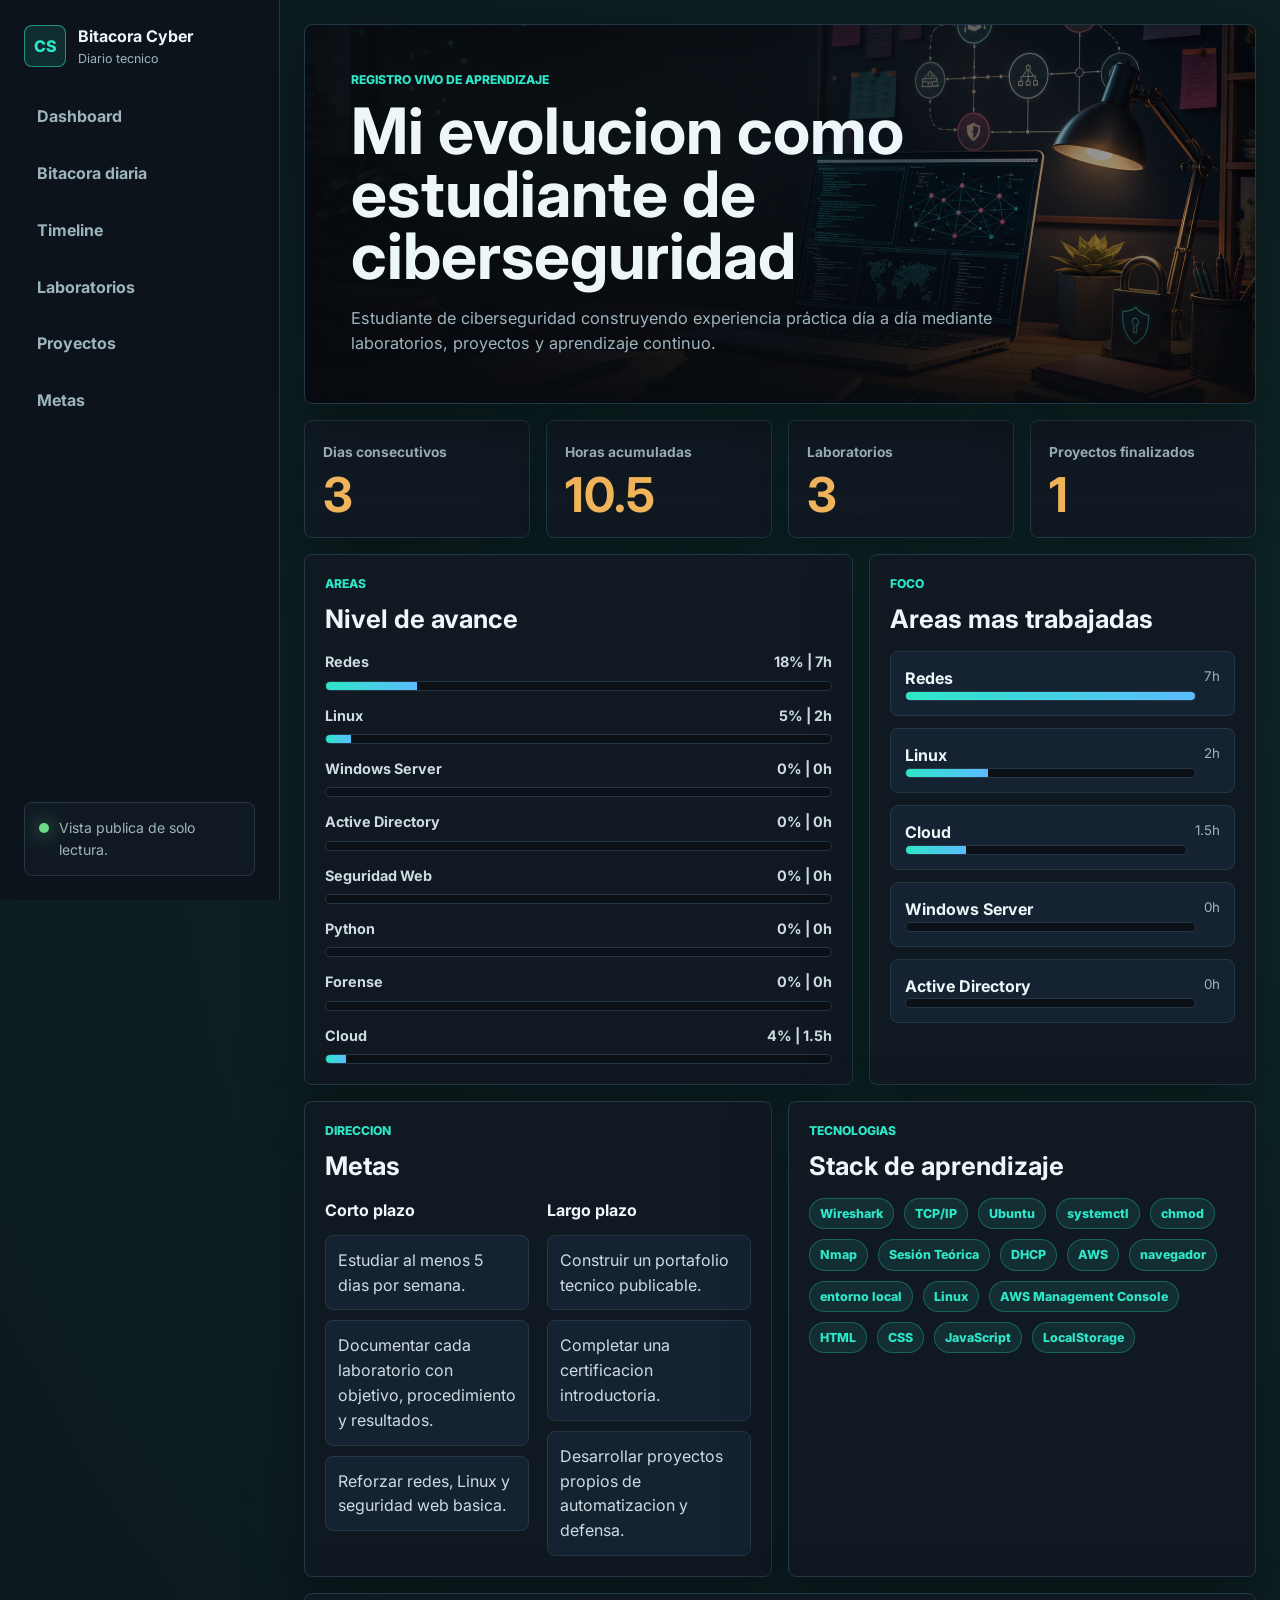
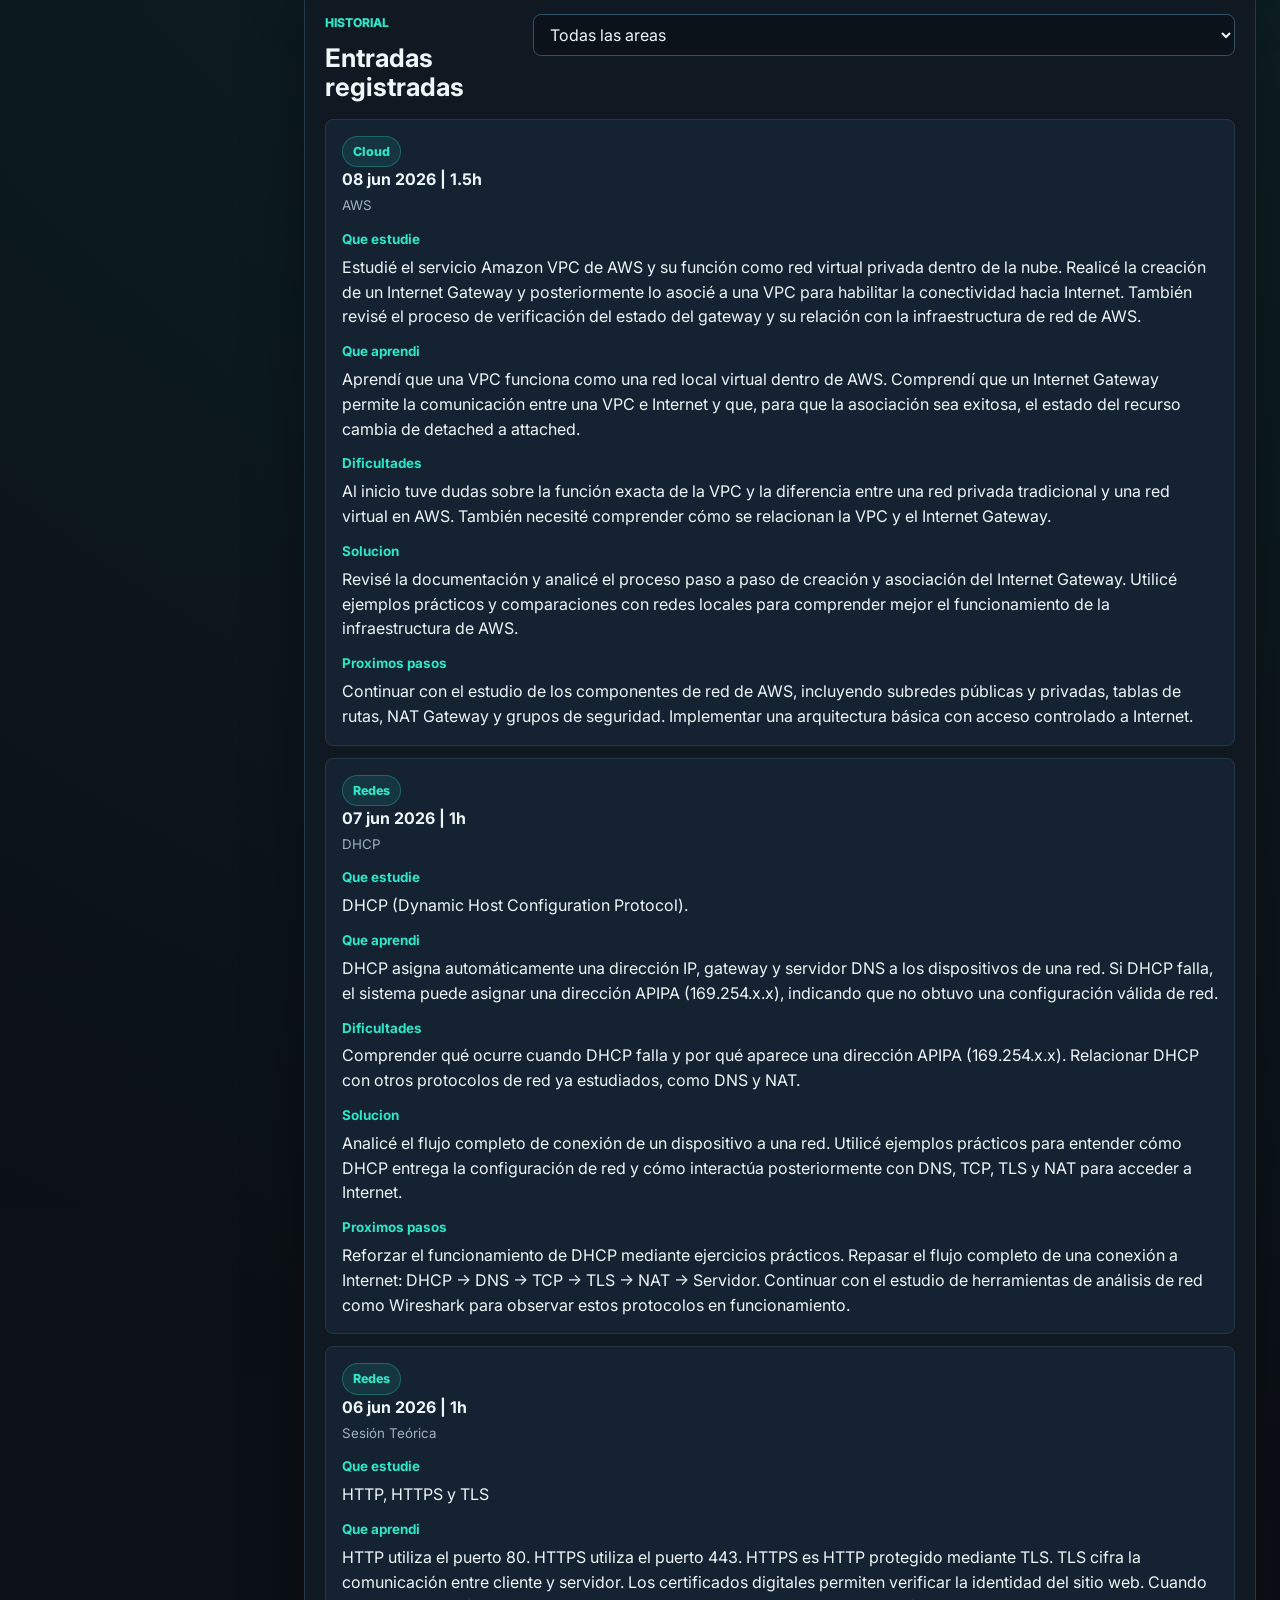
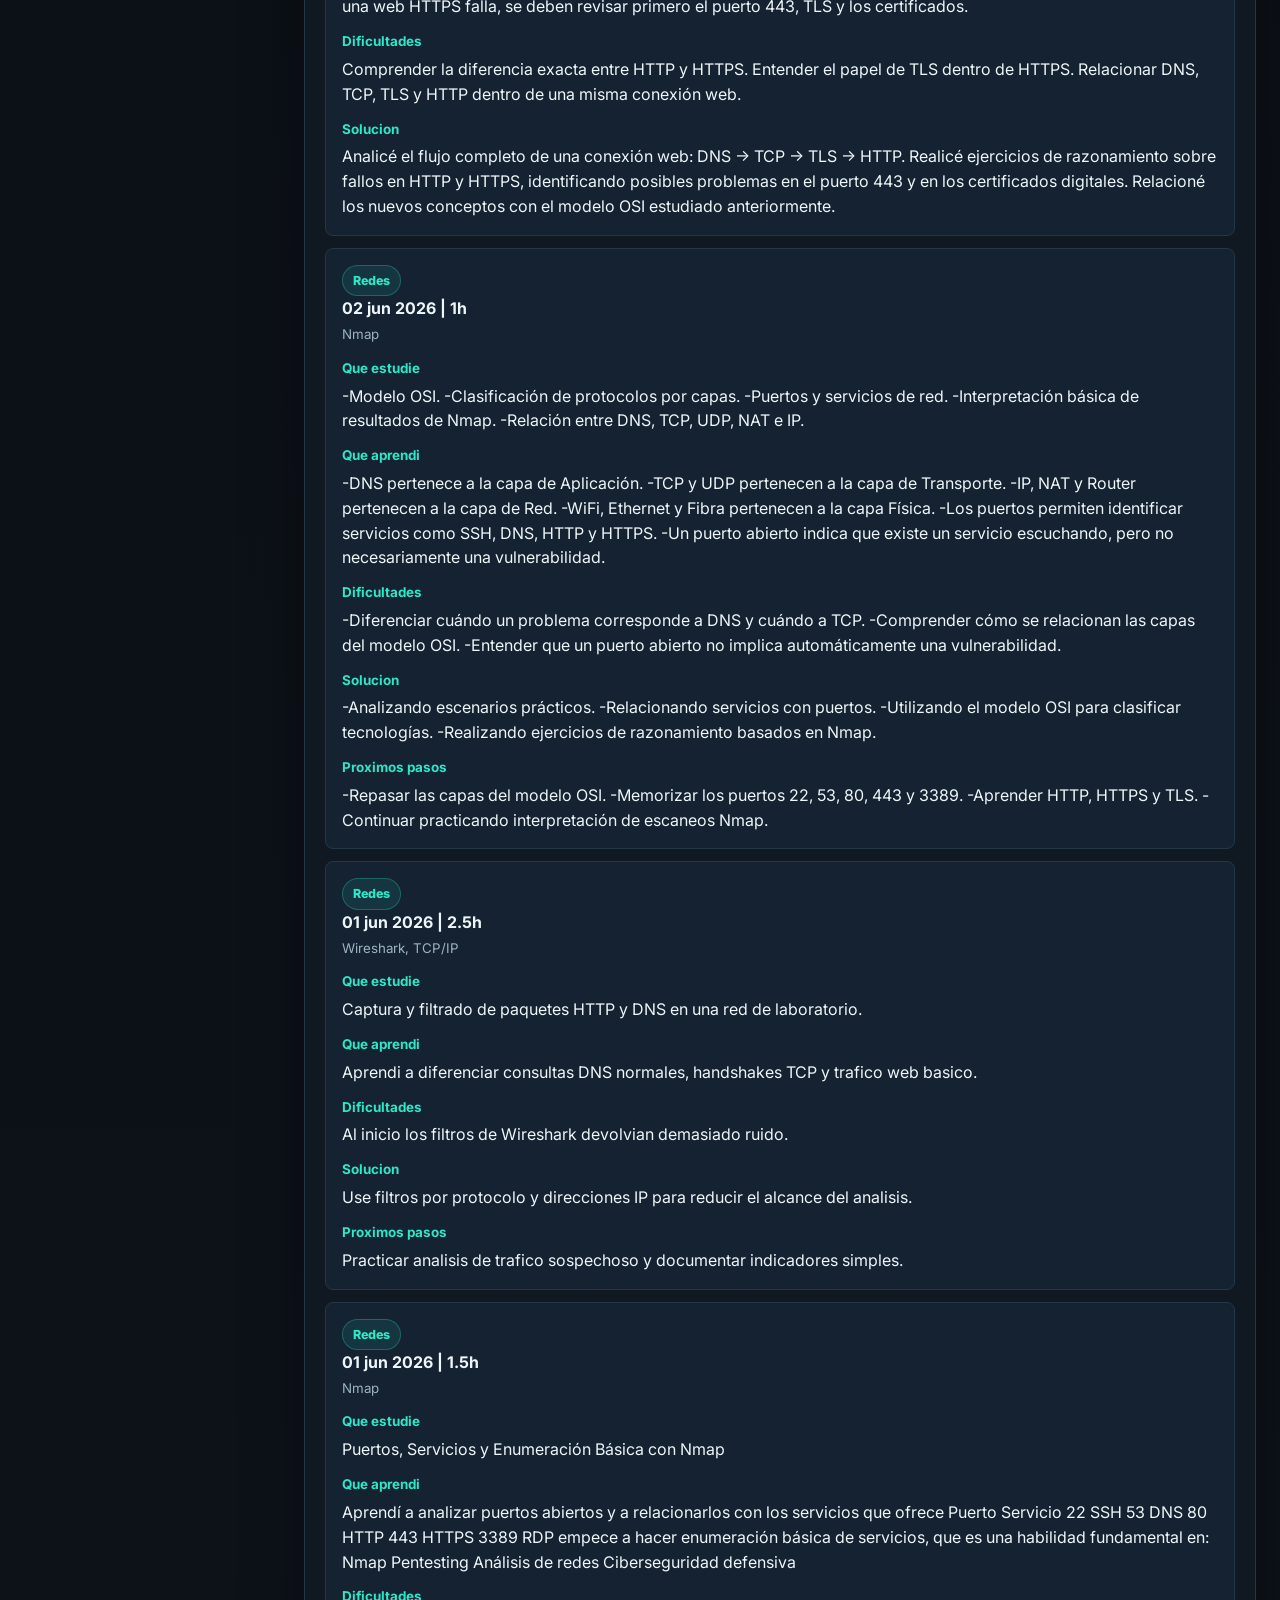
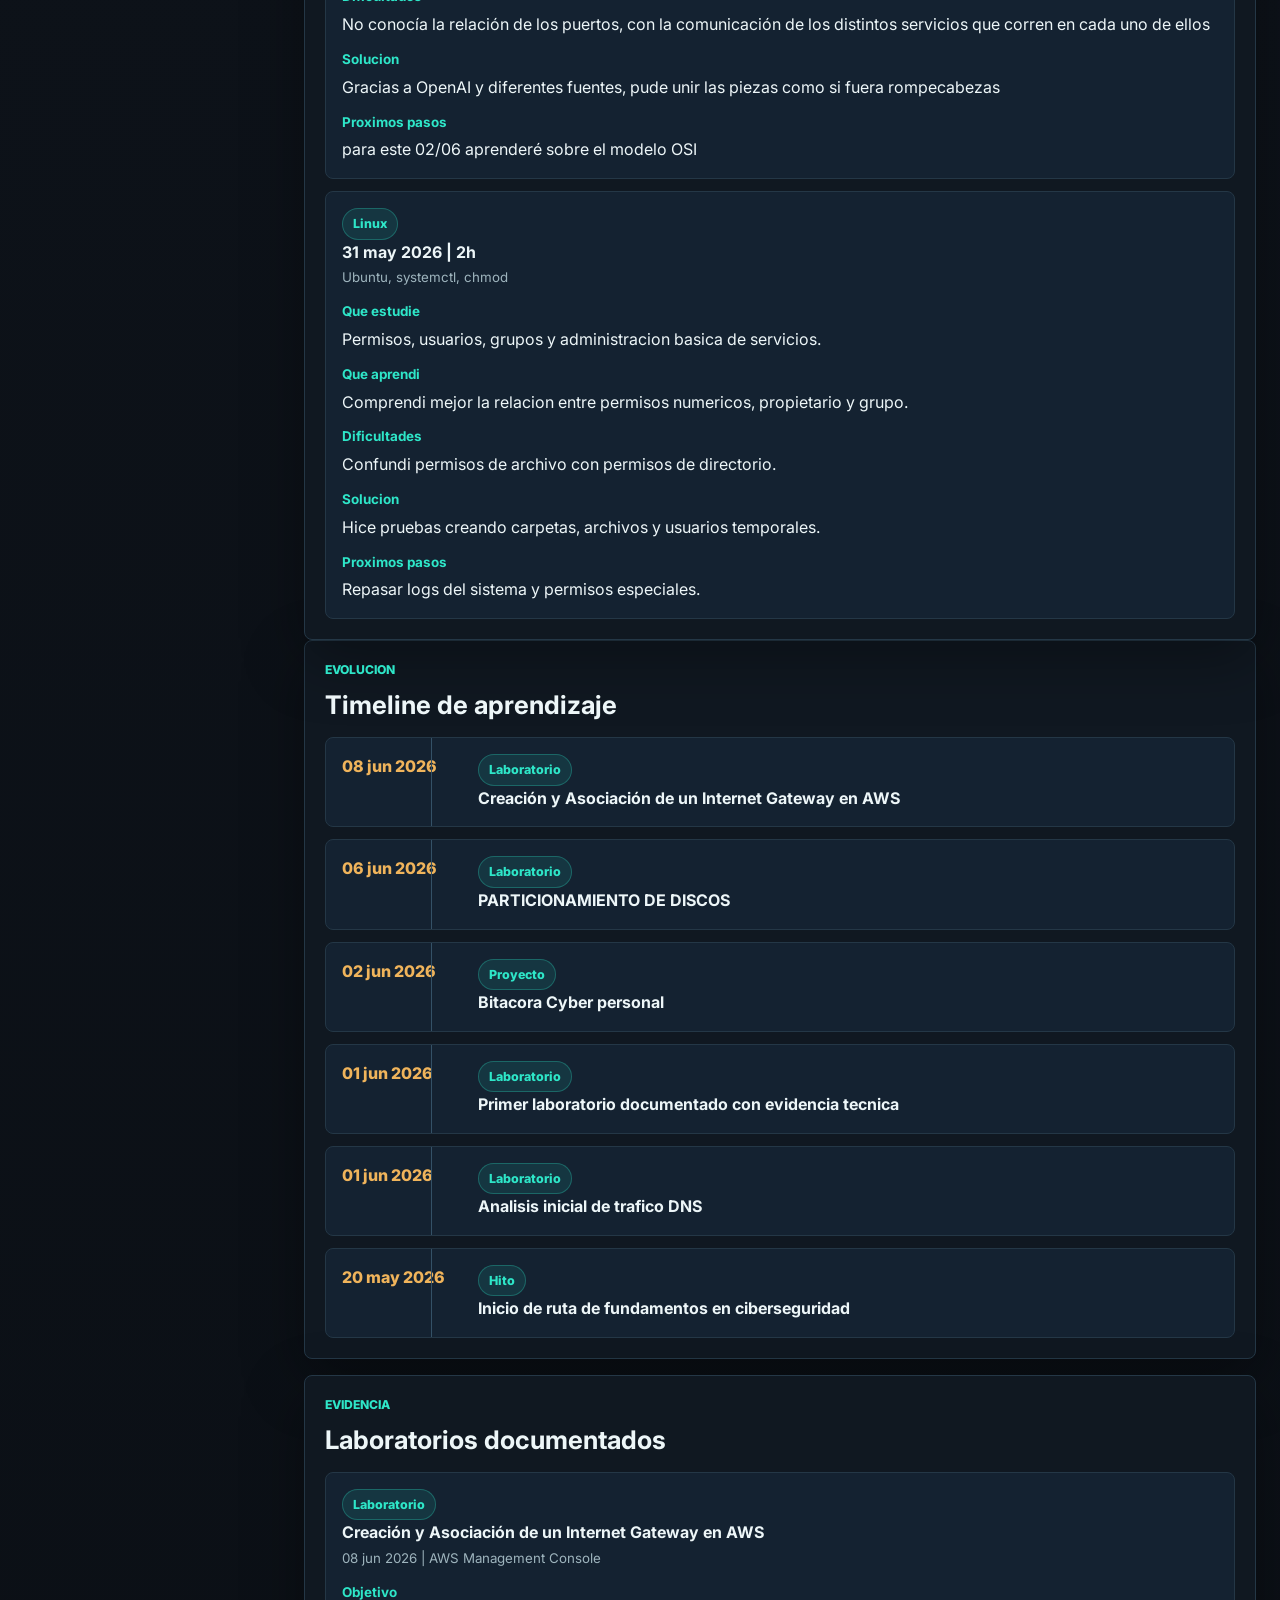
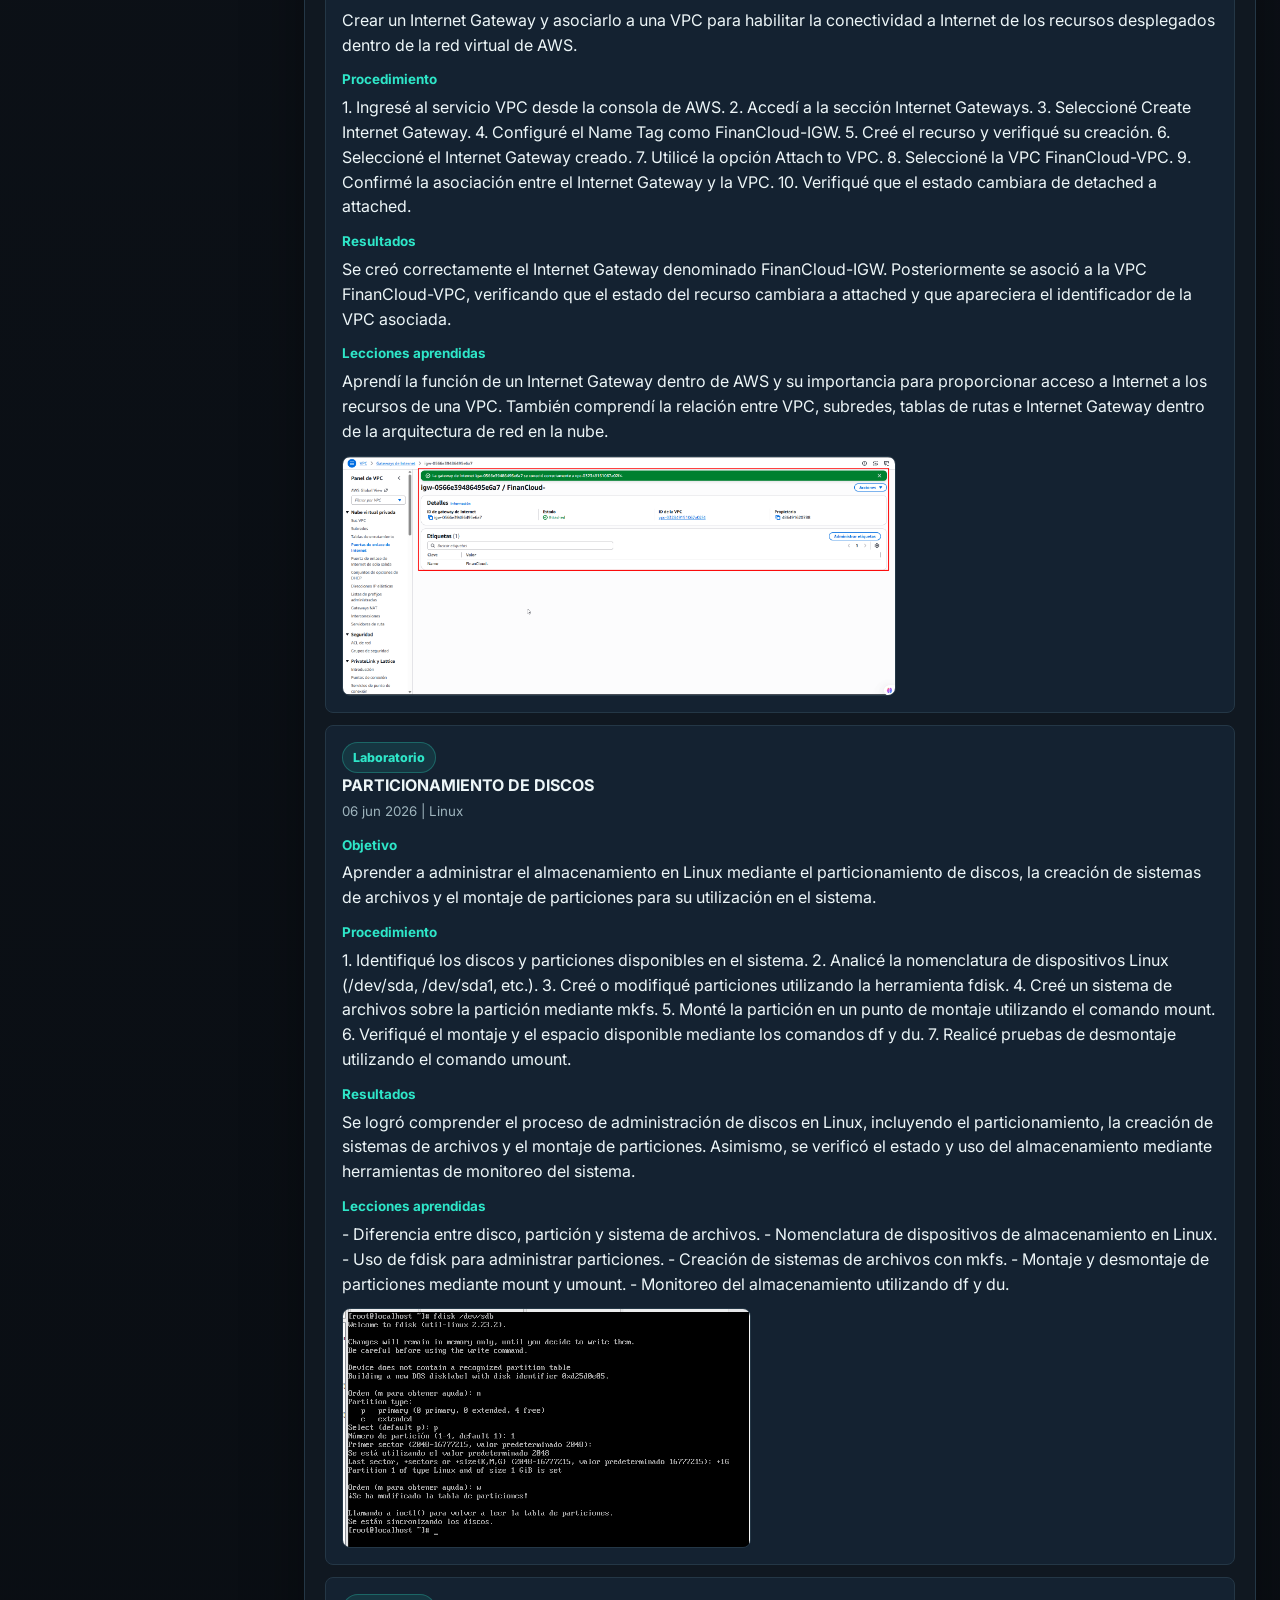
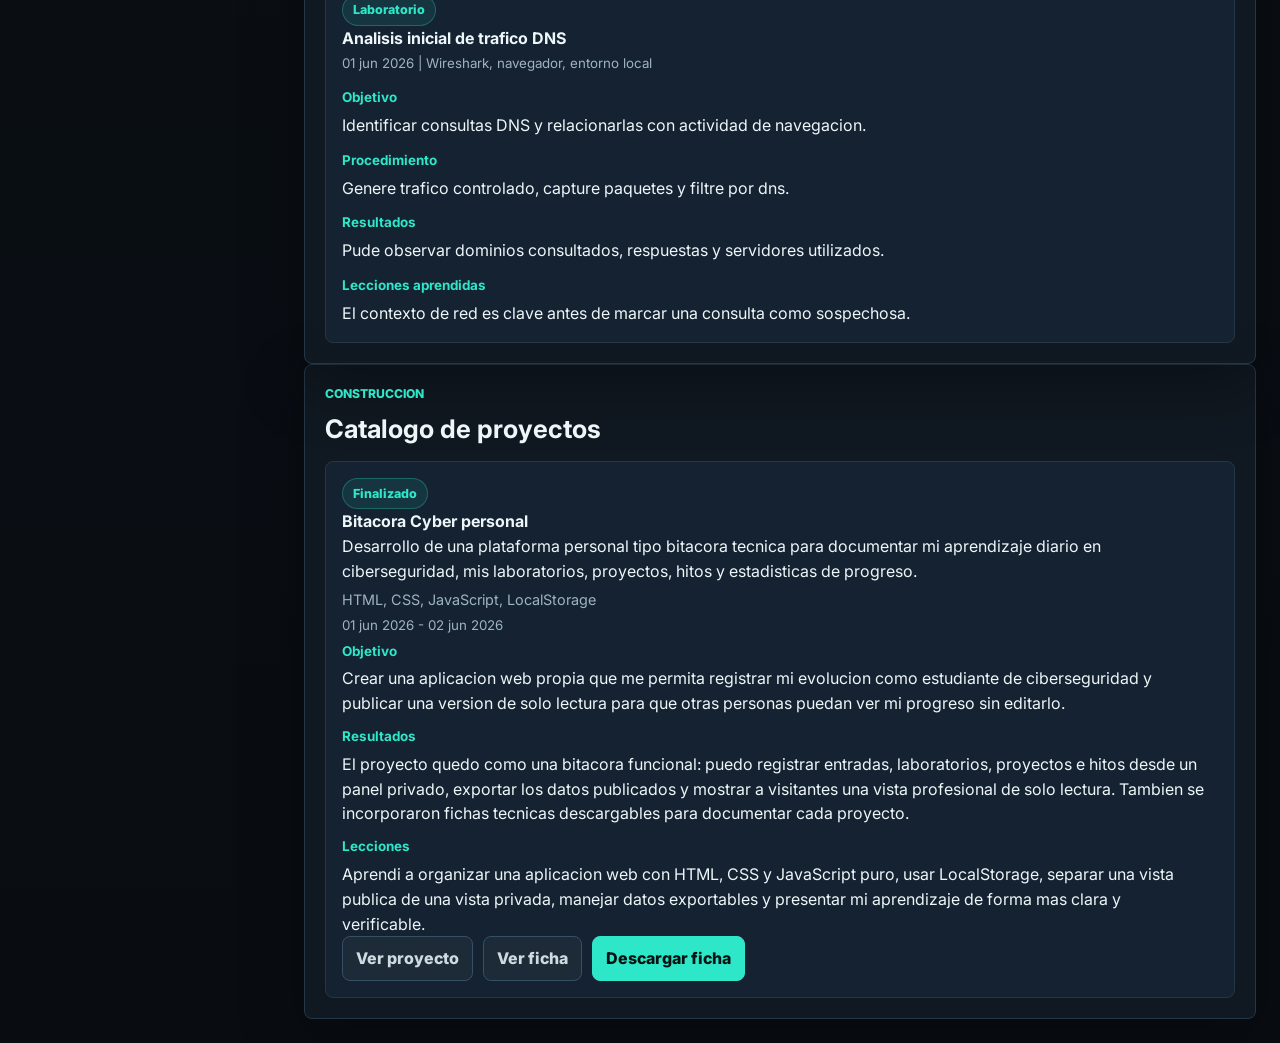
<file: index.html>
﻿<!DOCTYPE html>
<html lang="es">
<head>
  <meta charset="UTF-8" />
  <meta name="viewport" content="width=device-width, initial-scale=1.0" />
  <title>Bitacora Cyber | Diario tecnico</title>
  <link rel="preconnect" href="https://fonts.googleapis.com">
  <link rel="preconnect" href="https://fonts.gstatic.com" crossorigin>
  <link href="https://fonts.googleapis.com/css2?family=Inter:wght@400;500;600;700;800&display=swap" rel="stylesheet">
  <link rel="stylesheet" href="style.css" />
</head>
<body data-mode="public">
  <div class="app-shell">
    <aside class="sidebar" aria-label="Navegacion principal">
      <a class="brand" href="#dashboard" aria-label="Ir al dashboard">
        <span class="brand-mark">CS</span>
        <span>
          <strong>Bitacora Cyber</strong>
          <small>Diario tecnico</small>
        </span>
      </a>

      <nav class="nav-stack">
        <a href="#dashboard">Dashboard</a>
        <a href="#diario">Bitacora diaria</a>
        <a href="#timeline">Timeline</a>
        <a href="#labs">Laboratorios</a>
        <a href="#projects">Proyectos</a>
        <a href="#goals">Metas</a>
      </nav>

      <div class="sidebar-card">
        <span class="status-dot"></span>
        <p id="storage-note">Vista publica de solo lectura.</p>
      </div>
    </aside>

    <main class="main-content">
      <section class="hero-dashboard" id="dashboard">
        <img src="assets/hero-cybersecurity.png" alt="Estacion de estudio de ciberseguridad" />
        <div class="hero-shade"></div>
        <div class="hero-copy">
          <p class="eyebrow">Registro vivo de aprendizaje</p>
          <h1>Mi evolucion como estudiante de ciberseguridad</h1>
          <p>Estudiante de ciberseguridad construyendo experiencia práctica día a día mediante laboratorios, proyectos y aprendizaje continuo.</p>
        </div>
      </section>

      <section class="kpi-grid" aria-label="Estadisticas principales">
        <article class="kpi-card">
          <span>Dias consecutivos</span>
          <strong id="stat-streak">0</strong>
        </article>
        <article class="kpi-card">
          <span>Horas acumuladas</span>
          <strong id="stat-hours">0</strong>
        </article>
        <article class="kpi-card">
          <span>Laboratorios</span>
          <strong id="stat-labs">0</strong>
        </article>
        <article class="kpi-card">
          <span>Proyectos finalizados</span>
          <strong id="stat-projects">0</strong>
        </article>
      </section>

      <section class="dashboard-grid">
        <article class="panel span-7">
          <div class="panel-header">
            <div>
              <p class="eyebrow">Areas</p>
              <h2>Nivel de avance</h2>
            </div>
            <button class="ghost-button admin-only" id="reset-demo" type="button">Restaurar ejemplo</button>
          </div>
          <div id="area-progress" class="area-progress"></div>
        </article>

        <article class="panel span-5">
          <div class="panel-header">
            <div>
              <p class="eyebrow">Foco</p>
              <h2>Areas mas trabajadas</h2>
            </div>
          </div>
          <div id="top-areas" class="top-areas"></div>
        </article>

        <article class="panel span-6" id="goals">
          <div class="panel-header">
            <div>
              <p class="eyebrow">Direccion</p>
              <h2>Metas</h2>
            </div>
          </div>
          <div class="goal-columns">
            <div>
              <h3>Corto plazo</h3>
              <ul id="short-goals" class="clean-list"></ul>
            </div>
            <div>
              <h3>Largo plazo</h3>
              <ul id="long-goals" class="clean-list"></ul>
            </div>
          </div>
        </article>

        <article class="panel span-6">
          <div class="panel-header">
            <div>
              <p class="eyebrow">Tecnologias</p>
              <h2>Stack de aprendizaje</h2>
            </div>
          </div>
          <div id="tech-tags" class="tag-cloud"></div>
        </article>
      </section>

      <section class="workspace-grid" id="diario">
        <form class="panel form-panel admin-only" id="entry-form">
          <div class="panel-header">
            <div>
              <p class="eyebrow">Bitacora diaria</p>
              <h2>Nueva entrada</h2>
            </div>
          </div>
          <input type="hidden" id="entry-id" />
          <div class="form-grid">
            <label>Fecha
              <input id="entry-date" type="date" required />
            </label>
            <label>Horas de estudio
              <input id="entry-hours" type="number" min="0" step="0.5" placeholder="2" required />
            </label>
            <label>Area principal
              <select id="entry-area" required></select>
            </label>
            <label>Herramientas o tecnologias
              <input id="entry-tools" type="text" placeholder="Wireshark, Nmap, Linux" />
            </label>
          </div>
          <label>Que estudie hoy
            <textarea id="entry-studied" rows="3" required></textarea>
          </label>
          <label>Que aprendi
            <textarea id="entry-learned" rows="3" required></textarea>
          </label>
          <label>Dificultades encontradas
            <textarea id="entry-difficulties" rows="3"></textarea>
          </label>
          <label>Como resolvi los problemas
            <textarea id="entry-solutions" rows="3"></textarea>
          </label>
          <label>Proximos pasos
            <textarea id="entry-next" rows="3"></textarea>
          </label>
          <div class="form-actions">
            <button class="primary-button" type="submit">Guardar entrada</button>
            <button class="ghost-button" id="cancel-entry-edit" type="button">Cancelar edicion</button>
          </div>
        </form>

        <section class="panel list-panel">
          <div class="panel-header">
            <div>
              <p class="eyebrow">Historial</p>
              <h2>Entradas registradas</h2>
            </div>
            <select id="entry-filter" aria-label="Filtrar entradas por area">
              <option value="all">Todas las areas</option>
            </select>
          </div>
          <div id="entries-list" class="entry-list"></div>
        </section>
      </section>

      <section class="panel" id="timeline">
        <div class="panel-header">
          <div>
            <p class="eyebrow">Evolucion</p>
            <h2>Timeline de aprendizaje</h2>
          </div>
          <form id="milestone-form" class="inline-form admin-only">
            <input id="milestone-date" type="date" required />
            <select id="milestone-type" required>
              <option value="Hito">Hito</option>
              <option value="Laboratorio">Laboratorio</option>
              <option value="Proyecto">Proyecto</option>
              <option value="Certificacion">Certificacion</option>
            </select>
            <input id="milestone-title" type="text" placeholder="Nuevo hito" required />
            <button class="primary-button" type="submit">Agregar</button>
          </form>
        </div>
        <div id="timeline-list" class="timeline-list"></div>
      </section>

      <section class="workspace-grid" id="labs">
        <form class="panel form-panel admin-only" id="lab-form">
          <div class="panel-header">
            <div>
              <p class="eyebrow">Practica</p>
              <h2>Registrar laboratorio</h2>
            </div>
          </div>
          <input type="hidden" id="lab-id" />
          <div class="form-grid">
            <label>Fecha
              <input id="lab-date" type="date" required />
            </label>
            <label>Titulo
              <input id="lab-title" type="text" placeholder="Analisis de trafico HTTP" required />
            </label>
          </div>
          <label>Objetivo
            <textarea id="lab-objective" rows="2" required></textarea>
          </label>
          <label>Herramientas utilizadas
            <input id="lab-tools" type="text" placeholder="Wireshark, Kali, DVWA" />
          </label>
          <label>Procedimiento
            <textarea id="lab-procedure" rows="4"></textarea>
          </label>
          <label>Resultados
            <textarea id="lab-results" rows="3"></textarea>
          </label>
          <label>Lecciones aprendidas
            <textarea id="lab-lessons" rows="3"></textarea>
          </label>
          <label>Adjuntar captura
            <input id="lab-image" type="file" accept="image/*" />
          </label>
          <div class="form-actions">
            <button class="primary-button" type="submit">Guardar laboratorio</button>
            <button class="ghost-button" id="cancel-lab-edit" type="button">Cancelar edicion</button>
          </div>
        </form>

        <section class="panel list-panel">
          <div class="panel-header">
            <div>
              <p class="eyebrow">Evidencia</p>
              <h2>Laboratorios documentados</h2>
            </div>
          </div>
          <div id="labs-list" class="lab-list"></div>
        </section>
      </section>

      <section class="panel" id="projects">
        <div class="panel-header">
          <div>
            <p class="eyebrow">Construccion</p>
            <h2>Catalogo de proyectos</h2>
          </div>
        </div>
        <form id="project-form" class="project-form admin-only">
          <input type="hidden" id="project-id" />
          <input id="project-title" type="text" placeholder="Nombre del proyecto" required />
          <select id="project-status" required>
            <option value="Planificado">Planificado</option>
            <option value="En progreso">En progreso</option>
            <option value="Finalizado">Finalizado</option>
          </select>
          <input id="project-tech" type="text" placeholder="Tecnologias utilizadas" />
          <input id="project-start" type="date" required />
          <input id="project-end" type="date" />
          <input id="project-link" type="url" placeholder="Enlace al proyecto o repositorio" />
          <textarea id="project-summary" rows="2" placeholder="Resumen corto del proyecto"></textarea>
          <textarea id="project-objective" rows="2" placeholder="Objetivo"></textarea>
          <textarea id="project-procedure" rows="3" placeholder="Procedimiento o desarrollo tecnico"></textarea>
          <textarea id="project-results" rows="3" placeholder="Resultados obtenidos"></textarea>
          <textarea id="project-lessons" rows="3" placeholder="Lecciones aprendidas"></textarea>
          <button class="primary-button" type="submit">Guardar proyecto</button>
        </form>
        <div id="projects-list" class="projects-list"></div>
      </section>
    </main>
  </div>

  <template id="item-actions-template">
    <div class="item-actions">
      <button class="ghost-button edit-button" type="button">Editar</button>
      <button class="danger-button delete-button" type="button">Eliminar</button>
    </div>
  </template>

  <script src="published-data.js"></script>
  <script src="script.js"></script>
</body>
</html>
</file>
<file: style.css>
:root {
  color-scheme: dark;
  --bg: #090d12;
  --sidebar: #0d141b;
  --panel: #101922;
  --panel-2: #142231;
  --panel-3: #172838;
  --text: #edf6f8;
  --muted: #9eb4bd;
  --soft: #cedce1;
  --line: #243746;
  --line-strong: #345166;
  --teal: #2ee6c8;
  --cyan: #5bbcff;
  --amber: #f0b45b;
  --rose: #ef6f8f;
  --green: #6edb88;
  --danger: #ff6b6b;
  --shadow: 0 20px 60px rgba(0, 0, 0, 0.34);
}

* {
  box-sizing: border-box;
}

html {
  scroll-behavior: smooth;
}

body {
  margin: 0;
  background:
    radial-gradient(circle at 85% 8%, rgba(46, 230, 200, 0.12), transparent 28%),
    linear-gradient(180deg, #090d12 0%, #0d1219 52%, #090d12 100%);
  color: var(--text);
  font-family: Inter, system-ui, -apple-system, BlinkMacSystemFont, "Segoe UI", sans-serif;
  line-height: 1.55;
}

button,
input,
select,
textarea {
  font: inherit;
}

button {
  cursor: pointer;
}

a {
  color: inherit;
  text-decoration: none;
}

h1,
h2,
h3,
p {
  overflow-wrap: anywhere;
}

h1,
h2,
h3 {
  margin: 0;
  letter-spacing: 0;
}

p {
  margin: 0;
}

.app-shell {
  display: grid;
  grid-template-columns: 280px minmax(0, 1fr);
  min-height: 100vh;
}

.sidebar {
  position: sticky;
  top: 0;
  height: 100vh;
  display: flex;
  flex-direction: column;
  gap: 24px;
  padding: 24px;
  background: rgba(13, 20, 27, 0.94);
  border-right: 1px solid var(--line);
  backdrop-filter: blur(18px);
}

.brand {
  display: flex;
  align-items: center;
  gap: 12px;
}

.brand-mark {
  display: grid;
  place-items: center;
  width: 42px;
  height: 42px;
  border: 1px solid rgba(46, 230, 200, 0.55);
  border-radius: 8px;
  background: rgba(46, 230, 200, 0.12);
  color: var(--teal);
  font-weight: 800;
}

.brand strong,
.brand small {
  display: block;
}

.brand small {
  color: var(--muted);
  font-size: 0.78rem;
}

.nav-stack {
  display: grid;
  gap: 8px;
}

.nav-stack a {
  padding: 11px 12px;
  border: 1px solid transparent;
  border-radius: 8px;
  color: var(--muted);
  font-weight: 700;
}

.nav-stack a:hover {
  color: var(--text);
  background: rgba(255, 255, 255, 0.05);
  border-color: var(--line);
}

.sidebar-card {
  display: grid;
  grid-template-columns: auto 1fr;
  gap: 10px;
  margin-top: auto;
  padding: 14px;
  border: 1px solid var(--line);
  border-radius: 8px;
  background: var(--panel);
  color: var(--muted);
  font-size: 0.88rem;
}

.status-dot {
  width: 10px;
  height: 10px;
  margin-top: 6px;
  border-radius: 50%;
  background: var(--green);
  box-shadow: 0 0 18px rgba(110, 219, 136, 0.8);
}

.main-content {
  min-width: 0;
  padding: 24px;
}

.hero-dashboard {
  position: relative;
  min-height: 360px;
  display: grid;
  align-items: end;
  padding: clamp(24px, 5vw, 46px);
  border: 1px solid var(--line);
  border-radius: 8px;
  overflow: hidden;
  box-shadow: var(--shadow);
}

.hero-dashboard img,
.hero-shade {
  position: absolute;
  inset: 0;
}

.hero-dashboard img {
  width: 100%;
  height: 100%;
  object-fit: cover;
}

.hero-shade {
  background:
    linear-gradient(90deg, rgba(7, 10, 14, 0.95) 0%, rgba(7, 10, 14, 0.72) 48%, rgba(7, 10, 14, 0.22) 100%),
    linear-gradient(0deg, rgba(7, 10, 14, 0.92) 0%, rgba(7, 10, 14, 0.06) 50%);
}

.hero-copy {
  position: relative;
  max-width: 760px;
}

.eyebrow {
  margin-bottom: 10px;
  color: var(--teal);
  font-size: 0.76rem;
  font-weight: 800;
  letter-spacing: 0;
  text-transform: uppercase;
}

h1 {
  font-size: clamp(2rem, 5vw, 4.6rem);
  line-height: 0.98;
}

h2 {
  font-size: clamp(1.25rem, 2vw, 1.8rem);
  line-height: 1.14;
}

h3 {
  font-size: 1rem;
}

.hero-copy p:last-child,
.panel-header p:not(.eyebrow),
.muted {
  color: var(--muted);
}

.hero-copy p:last-child {
  max-width: 680px;
  margin-top: 18px;
  font-size: 1.02rem;
}

.kpi-grid,
.dashboard-grid,
.workspace-grid {
  display: grid;
  gap: 16px;
}

.kpi-grid {
  grid-template-columns: repeat(4, minmax(0, 1fr));
  margin: 16px 0;
}

.kpi-card,
.panel {
  border: 1px solid var(--line);
  border-radius: 8px;
  background: rgba(16, 25, 34, 0.94);
  box-shadow: var(--shadow);
}

.kpi-card {
  padding: 18px;
}

.kpi-card span {
  color: var(--muted);
  font-size: 0.86rem;
  font-weight: 700;
}

.kpi-card strong {
  display: block;
  margin-top: 8px;
  color: var(--amber);
  font-size: clamp(1.8rem, 4vw, 3rem);
  line-height: 1;
}

.dashboard-grid {
  grid-template-columns: repeat(12, minmax(0, 1fr));
}

.workspace-grid {
  grid-template-columns: minmax(320px, 0.9fr) minmax(0, 1.1fr);
  margin-top: 16px;
}

.panel {
  padding: 20px;
}

.span-5 {
  grid-column: span 5;
}

.span-6 {
  grid-column: span 6;
}

.span-7 {
  grid-column: span 7;
}

.panel-header {
  display: flex;
  align-items: flex-start;
  justify-content: space-between;
  gap: 14px;
  margin-bottom: 18px;
}

.area-progress {
  display: grid;
  gap: 14px;
}

.area-row {
  display: grid;
  gap: 7px;
}

.area-meta {
  display: flex;
  justify-content: space-between;
  gap: 12px;
  color: var(--soft);
  font-size: 0.9rem;
  font-weight: 700;
}

.bar {
  height: 10px;
  overflow: hidden;
  border-radius: 999px;
  background: #0b1117;
  border: 1px solid var(--line);
}

.bar span {
  display: block;
  height: 100%;
  background: linear-gradient(90deg, var(--teal), var(--cyan));
}

.top-areas,
.entry-list,
.lab-list,
.projects-list,
.timeline-list {
  display: grid;
  gap: 12px;
}

.top-area-item,
.entry-card,
.lab-card,
.project-card,
.timeline-item {
  border: 1px solid var(--line);
  border-radius: 8px;
  background: var(--panel-2);
}

.top-area-item {
  display: grid;
  grid-template-columns: 1fr auto;
  gap: 8px;
  padding: 14px;
}

.top-area-item small,
.entry-card small,
.lab-card small,
.project-card small,
.timeline-item small {
  color: var(--muted);
}

.goal-columns {
  display: grid;
  grid-template-columns: 1fr 1fr;
  gap: 18px;
}

.clean-list {
  display: grid;
  gap: 10px;
  padding: 0;
  margin: 12px 0 0;
  list-style: none;
}

.clean-list li {
  padding: 12px;
  border: 1px solid var(--line);
  border-radius: 8px;
  background: var(--panel-2);
  color: var(--soft);
}

.tag-cloud {
  display: flex;
  flex-wrap: wrap;
  gap: 10px;
}

.tag,
.tag-cloud span,
.status-pill {
  display: inline-flex;
  align-items: center;
  width: fit-content;
  min-height: 30px;
  padding: 5px 10px;
  border: 1px solid rgba(46, 230, 200, 0.28);
  border-radius: 999px;
  background: rgba(46, 230, 200, 0.1);
  color: var(--teal);
  font-size: 0.78rem;
  font-weight: 800;
}

.form-panel {
  position: sticky;
  top: 24px;
  height: fit-content;
}

.form-grid,
.project-form,
.inline-form {
  display: grid;
  gap: 12px;
}

.form-grid {
  grid-template-columns: 1fr 1fr;
}

label {
  display: grid;
  gap: 7px;
  color: var(--soft);
  font-size: 0.88rem;
  font-weight: 700;
}

input,
select,
textarea {
  width: 100%;
  border: 1px solid var(--line-strong);
  border-radius: 8px;
  background: #0b1219;
  color: var(--text);
  outline: none;
}

input,
select {
  min-height: 42px;
  padding: 0 12px;
}

textarea {
  resize: vertical;
  padding: 11px 12px;
}

input:focus,
select:focus,
textarea:focus {
  border-color: var(--teal);
  box-shadow: 0 0 0 3px rgba(46, 230, 200, 0.12);
}

.form-actions,
.item-actions {
  display: flex;
  flex-wrap: wrap;
  gap: 10px;
}

.primary-button,
.ghost-button,
.danger-button {
  min-height: 40px;
  padding: 9px 13px;
  border-radius: 8px;
  font-weight: 800;
}

.primary-button {
  border: 1px solid var(--teal);
  background: var(--teal);
  color: #061312;
}

.ghost-button {
  border: 1px solid var(--line-strong);
  background: rgba(255, 255, 255, 0.04);
  color: var(--soft);
}

.danger-button {
  border: 1px solid rgba(255, 107, 107, 0.42);
  background: rgba(255, 107, 107, 0.1);
  color: #ffb1b1;
}

.entry-card,
.lab-card,
.project-card {
  display: grid;
  gap: 12px;
  padding: 16px;
}

.entry-card header,
.lab-card header,
.project-card header {
  display: flex;
  justify-content: space-between;
  gap: 12px;
}

.entry-section {
  display: grid;
  gap: 5px;
}

.entry-section strong {
  color: var(--teal);
  font-size: 0.84rem;
}

.lab-image {
  max-width: 100%;
  max-height: 240px;
  object-fit: cover;
  border: 1px solid var(--line);
  border-radius: 8px;
}

.inline-form {
  grid-template-columns: 150px 150px minmax(180px, 1fr) auto;
  align-items: end;
  width: min(100%, 760px);
}

.timeline-item {
  position: relative;
  display: grid;
  grid-template-columns: 120px 1fr auto;
  gap: 16px;
  padding: 16px;
}

.timeline-item::before {
  content: "";
  position: absolute;
  left: 105px;
  top: 0;
  bottom: 0;
  width: 1px;
  background: var(--line-strong);
}

.timeline-date {
  color: var(--amber);
  font-weight: 800;
}

.project-form {
  grid-template-columns: minmax(180px, 1.2fr) 150px minmax(180px, 1fr) 145px 145px auto;
  align-items: end;
  margin-bottom: 16px;
}

.project-form textarea,
.project-form input[type="url"] {
  grid-column: 1 / -1;
}

.project-card {
  grid-template-columns: minmax(0, 1fr) auto;
  align-items: start;
}

.project-meta {
  margin-top: 6px;
  color: var(--muted);
  font-size: 0.9rem;
}

.project-detail {
  display: grid;
  gap: 10px;
  margin-top: 4px;
}

.empty-state {
  padding: 24px;
  border: 1px dashed var(--line-strong);
  border-radius: 8px;
  color: var(--muted);
  text-align: center;
}

body[data-mode="public"] .admin-only,
body[data-mode="public"] .item-actions {
  display: none;
}

body[data-mode="public"] .workspace-grid {
  grid-template-columns: 1fr;
}

body[data-mode="public"] .list-panel {
  min-width: 0;
}

@media (max-width: 1180px) {
  .app-shell {
    grid-template-columns: 1fr;
  }

  .sidebar {
    position: static;
    height: auto;
  }

  .nav-stack {
    grid-template-columns: repeat(3, minmax(0, 1fr));
  }

  .sidebar-card {
    margin-top: 0;
  }

  .workspace-grid,
  .project-form,
  .inline-form {
    grid-template-columns: 1fr;
  }

  .form-panel {
    position: static;
  }
}

@media (max-width: 860px) {
  .main-content,
  .sidebar {
    padding: 16px;
  }

  .kpi-grid,
  .goal-columns,
  .form-grid {
    grid-template-columns: 1fr;
  }

  .dashboard-grid {
    grid-template-columns: 1fr;
  }

  .span-5,
  .span-6,
  .span-7 {
    grid-column: auto;
  }

  .panel-header,
  .entry-card header,
  .lab-card header,
  .project-card,
  .project-card header {
    flex-direction: column;
    display: flex;
  }

  .timeline-item {
    grid-template-columns: 1fr;
  }

  .timeline-item::before {
    display: none;
  }
}

@media (max-width: 560px) {
  .nav-stack {
    grid-template-columns: 1fr 1fr;
  }

  .hero-dashboard {
    min-height: 420px;
  }

  .hero-shade {
    background: linear-gradient(90deg, rgba(7, 10, 14, 0.96), rgba(7, 10, 14, 0.78));
  }

  .kpi-grid {
    grid-template-columns: 1fr;
  }
}
</file>
